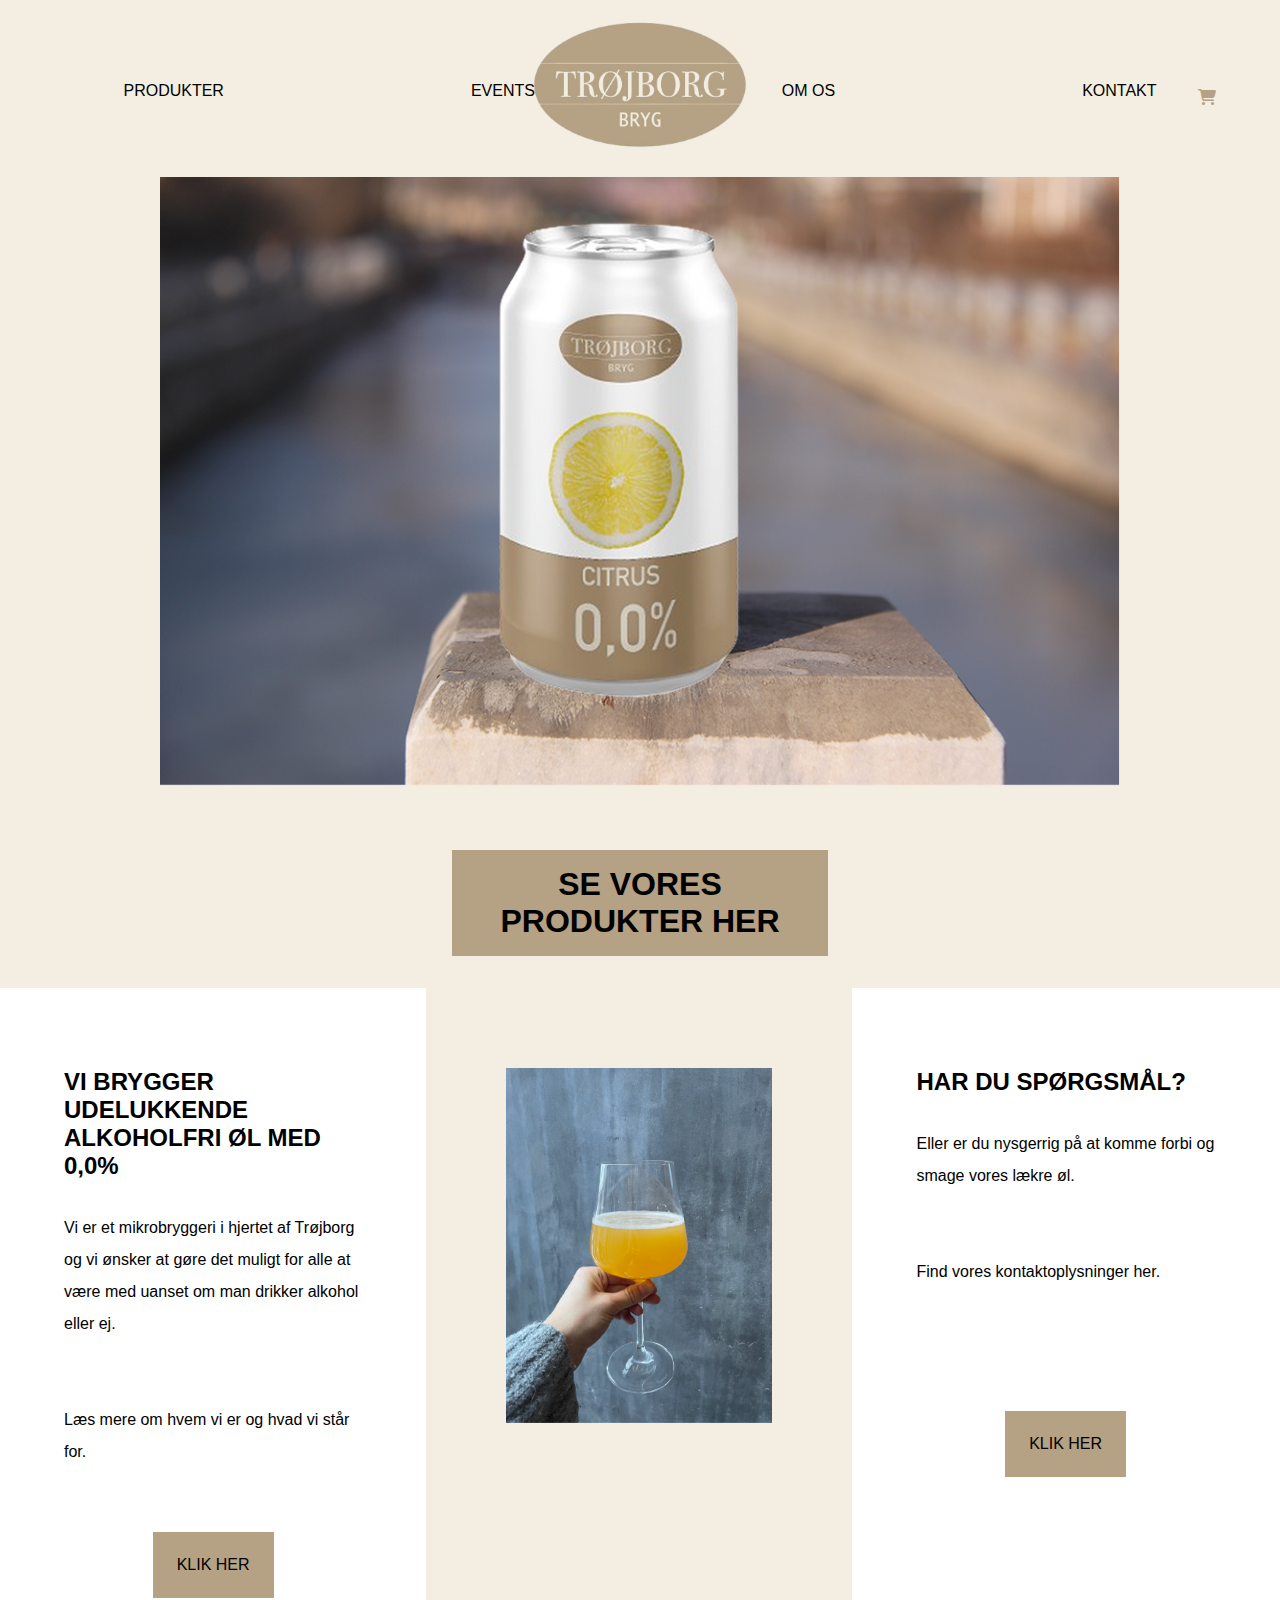
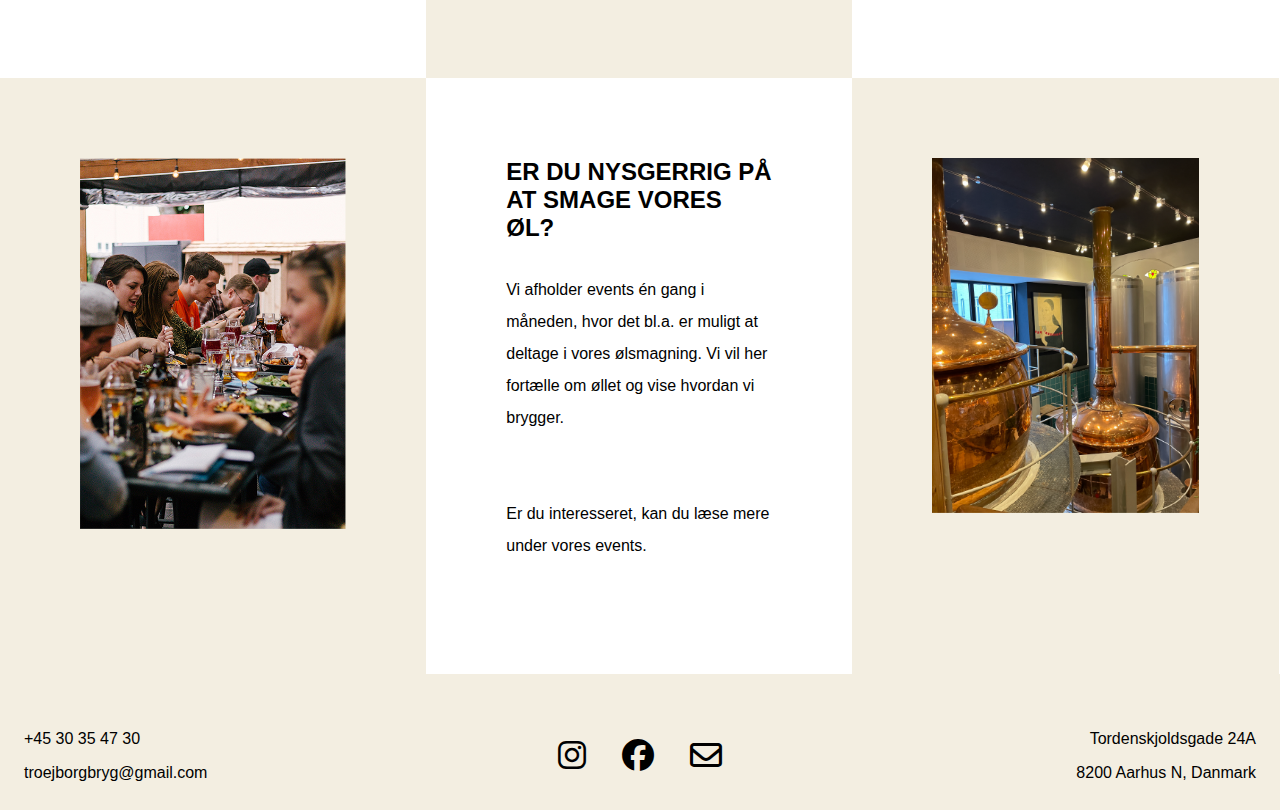
<file: index.html>
<!DOCTYPE html>
<html lang="da">
<head>
    <meta charset="UTF-8">
    <meta name="viewport" content="width=device-width, initial-scale=1.0">
    <title>Forside</title>
    <link rel="stylesheet" href="https://cdnjs.cloudflare.com/ajax/libs/font-awesome/6.4.2/css/all.min.css">
    <link rel="stylesheet" href="css/style.css">
    <link rel="icon" href="img/logo.webp"> 

    <!-- meta for lokation -->
    <meta name="geo.region" content="DK-82">
    <meta name="geo.placename" content="Midtjylland">
    <meta name="geo.position" content="56.1633;10.20361">
    <meta name="ICBM" content="56.1633, 10.20361">
    <!-- meta for forfatter -->
    <meta name="author" content="Mia Smaakjær Lauridsen">
    <!-- meta for beskrivelse af website -->
    <meta name="description" content="Trøjborg Bryg producerer friske alkoholfri øl med en alkoholprocent på 0,0">

</head>
<body>

    <header>
        <!-- her starter min navigationsbar -->
        <nav>
            <!-- logo computer -->
            <div class="logo-container-mobil">
              <a href="index.html"><img src="img/logo.webp" alt="Logo" class="logo-mobil"></a>
            </div>
            <!-- logo mobil -->
            <div class="logo-container">
                <a href="index.html"><img src="img/logo.webp" alt="Logo" class="logo"></a>
              </div>
              <!-- indkøbskurv -->
            <div class="shopping-container">
              <i class="fa-solid fa-shopping-cart"></i>
            </div>
            <!-- burgermenu -->
            <input type="checkbox" id="check">
            
            <label for="check" class="checkbtn">
              <i class="fa fa-bars"></i>
            </label>
           <!-- menupunkter -->
            <ul>
                <li id="menu-produkter"><a href="produkter.html">PRODUKTER</a></li>
                <li id="menu-events"><a href="error.html">EVENTS</a></li>
                <li id="menu-om"><a href="om.html">OM OS</a></li>
                <li id="menu-kontakt"><a href="kontakt.html">KONTAKT</a></li>
            </ul>
        </nav>
        <!-- her slutter min navigationsbar -->
    </header>

    
<main>
        <!-- big photo med knap under -->
        <section class="forside-storboks">
            <img src="img/baggrundlemon2.webp" alt="Alkoholfri Øl med Citrus">
        <div class="tekstbox">
            <a href="produkter.html"><h1>SE VORES <br> PRODUKTER HER</h1></a>
        </div>
        </section>

        <!-- seks bokse -->
        <section class="forside-bokse">
            <div class="forside-boks1">
                <h2>VI BRYGGER UDELUKKENDE ALKOHOLFRI ØL MED 0,0%</h2>
                <p>Vi er et mikrobryggeri i hjertet af Trøjborg og vi ønsker at gøre det muligt for alle at være med uanset om man drikker alkohol eller ej.</p> 
                <p>Læs mere om hvem vi er og hvad vi står for. </p>
                
                <div class="forside-boks1-knap">
                    <a class="forside-boks1-link" href="om.html">KLIK HER</a>
                </div>
            </div>

            <div class="forside-boks2">
                <img class="forside-boks2-billede" src="img/oel-i-glas.webp" alt="Alkoholfri øl i glas">
            </div>

            <div class="forside-boks3">
                <h2>HAR DU SPØRGSMÅL?</h2>
                <p>Eller er du nysgerrig på at komme forbi og smage vores lækre øl. </p>
                <p>Find vores kontaktoplysninger her.</p>
                <div class="forside-boks3-knap">
                    <a class="forside-boks3-link" href="kontakt.html">KLIK HER</a>
                </div>
            </div>

         
            <div class="forside-boks4">
                <img class="forside-boks4-billede" src="img/socialt.webp" alt="Socialt arrangement">
            </div>

            <div class="forside-boks5">
                <h2>ER DU NYSGERRIG PÅ AT SMAGE VORES ØL?</h2>
                    <P>Vi afholder events én gang i måneden, hvor det bl.a. er muligt at deltage i vores ølsmagning. Vi vil her fortælle om øllet og vise hvordan vi brygger.</P>
                    <P>Er du interesseret, kan du læse mere under vores events.  </P>
            </div>

            <div class="forside-boks6">
                <img class="forside-boks6-billede" src="img/stort-bryggeri.webp" alt="Bryggeri">
            </div>
        </section>
</main>

<!-- her starter min footer -->
<footer>
    <!-- kontaktoplysninger -->
    <div class="footer-kontakt">
        <ul>
            <li>+45 30 35 47 30</li>
            <li>troejborgbryg@gmail.com</li>
        </ul>
    </div>

    <!-- sociale medier -->
    <div class="social">
        <a href="https://www.instagram.com/" target="_blank"><i class="fab fa-instagram"></i></a>
        <a class="fb" href="https://www.facebook.com/?locale=da_DK" target="_blank"><i class="fab fa-facebook"></i></a>
        <a href="mailto:mia.s.lauridsen@gmail.com"><i class="fa-regular fa-envelope"></i></a>
    </div>

    <!-- adresse -->
    <div class="footer-adresse">
        <ul>
            <li>Tordenskjoldsgade 24A</li>
            <li>8200 Aarhus N, Danmark</li>
        </ul>
    </div>

</footer>
<!-- her slutter min footer -->

</body>
</html>
</file>
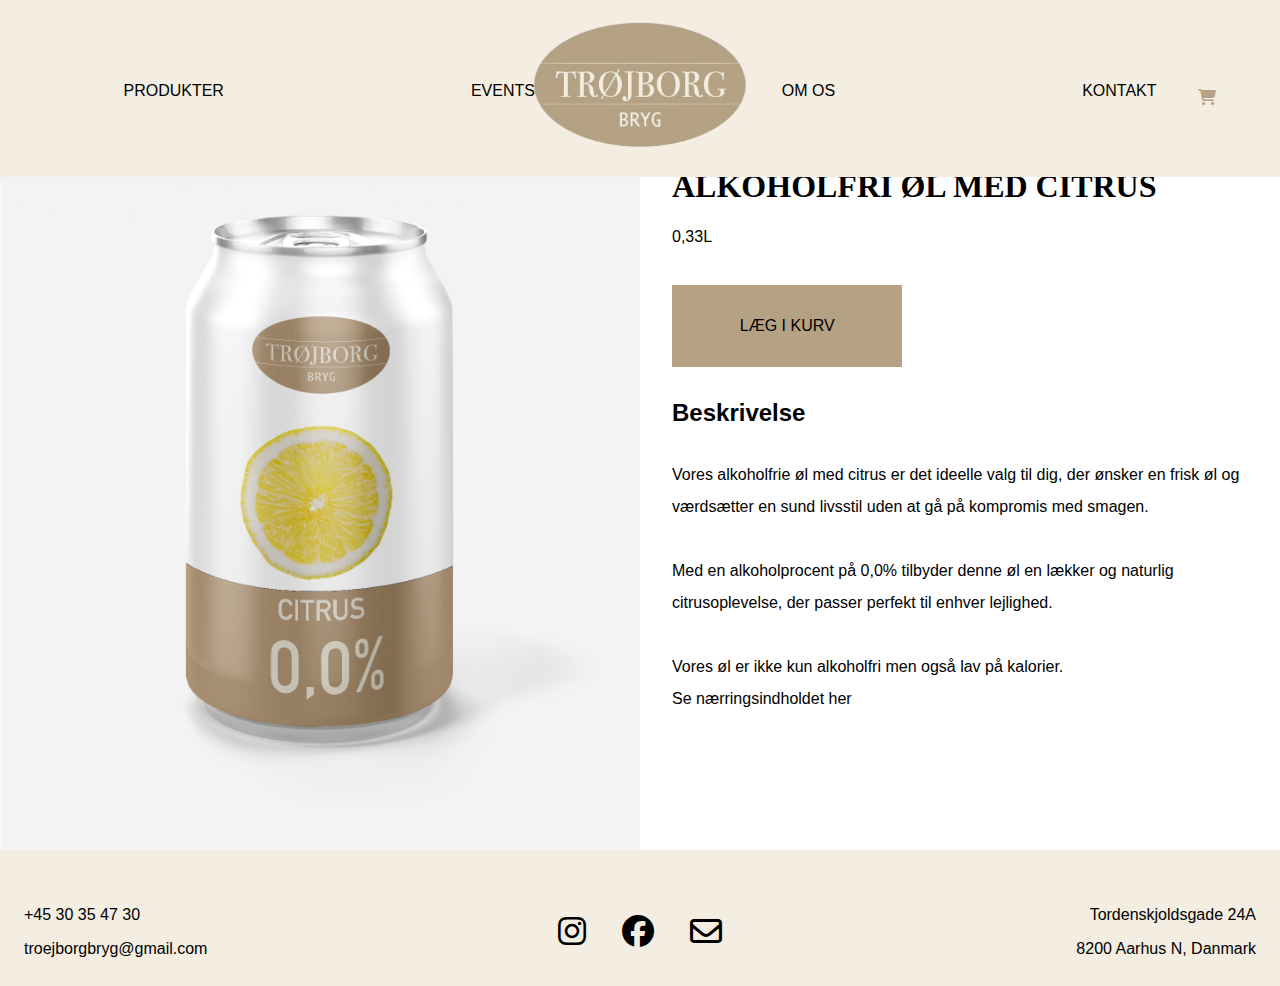
<file: citrus.html>
<!DOCTYPE html>
<html lang="da">
<head>
    <meta charset="UTF-8">
    <meta name="viewport" content="width=device-width, initial-scale=1.0">
    <title>Alkoholfri øl med citrus</title>
    <link rel="stylesheet" href="https://cdnjs.cloudflare.com/ajax/libs/font-awesome/6.4.2/css/all.min.css">
    <link rel="stylesheet" href="css/style.css">
    <link rel="icon" href="img/logo.webp"> 

    <!-- meta for lokation -->
    <meta name="geo.region" content="DK-82">
    <meta name="geo.placename" content="Midtjylland">
    <meta name="geo.position" content="56.1633;10.20361">
    <meta name="ICBM" content="56.1633, 10.20361">
    <!-- meta for forfatter -->
    <meta name="author" content="Mia Smaakjær Lauridsen">
    <!-- meta for beskrivelse af website -->
    <meta name="description" content="Trøjborg Bryg producerer friske alkoholfri øl med en alkoholprocent på 0,0">
</head>

<body>

            <header>
        <!-- her starter min navigationsbar -->
        <nav>
            <!-- logo computer -->
            <div class="logo-container-mobil">
              <a href="index.html"><img src="img/logo.webp" alt="Logo" class="logo-mobil"></a>
            </div>
            <!-- logo mobil -->
            <div class="logo-container">
                <a href="index.html"><img src="img/logo.webp" alt="Logo" class="logo"></a>
              </div>
              <!-- indkøbskurv -->
            <div class="shopping-container">
              <i class="fa-solid fa-shopping-cart"></i>
            </div>
            <!-- burgermenu -->
            <input type="checkbox" id="check">
            
            <label for="check" class="checkbtn">
              <i class="fa fa-bars"></i>
            </label>
           <!-- menupunkter -->
            <ul>
                <li id="menu-produkter"><a href="produkter.html">PRODUKTER</a></li>
                <li id="menu-events"><a href="error.html">EVENTS</a></li>
                <li id="menu-om"><a href="om.html">OM OS</a></li>
                <li id="menu-kontakt"><a href="kontakt.html">KONTAKT</a></li>
            </ul>
        </nav>
        <!-- her slutter min navigationsbar -->

    </header>

<main>
    <section class="alkoholfri-citrus">
        <img class="alkoholfri-citrus-billede" src="img/citrus.webp" alt="Alkoholfri øl med citrus">

        <div class="alkoholfri-citrus-boks1">
            <h1>ALKOHOLFRI ØL MED CITRUS</h1>
            <p>0,33L</p>
            <div class="alkoholfri-citrus-knap">LÆG I KURV</div>
            <h2>Beskrivelse</h2>
            <p>Vores alkoholfrie øl med citrus er det ideelle valg til dig, der ønsker en frisk øl og værdsætter en sund livsstil uden at gå på kompromis med smagen. <br><br>

                Med en alkoholprocent på 0,0% tilbyder denne øl en lækker og naturlig citrusoplevelse, der passer perfekt til enhver lejlighed. <br><br>
                
                Vores øl er ikke kun alkoholfri men også lav på kalorier.</p>
                
                <a class="alkoholfri-citrus-indhold" href="#"><p>Se nærringsindholdet her</p></a>
        </div>
    </section>
</main>

<!-- her starter min footer -->
<footer>
    <!-- kontaktoplysninger -->
    <div class="footer-kontakt">
        <ul>
            <li>+45 30 35 47 30</li>
            <li>troejborgbryg@gmail.com</li>
        </ul>
    </div>

    <!-- sociale medier -->
    <div class="social">
        <a href="https://www.instagram.com/" target="_blank"><i class="fab fa-instagram"></i></a>
        <a class="fb" href="https://www.facebook.com/?locale=da_DK" target="_blank"><i class="fab fa-facebook"></i></a>
        <a href="mailto:mia.s.lauridsen@gmail.com"><i class="fa-regular fa-envelope"></i></a>
    </div>

    <!-- adresse -->
    <div class="footer-adresse">
        <ul>
            <li>Tordenskjoldsgade 24A</li>
            <li>8200 Aarhus N, Danmark</li>
        </ul>
    </div>

</footer>
<!-- her slutter min footer -->

</body>
</html>
</file>
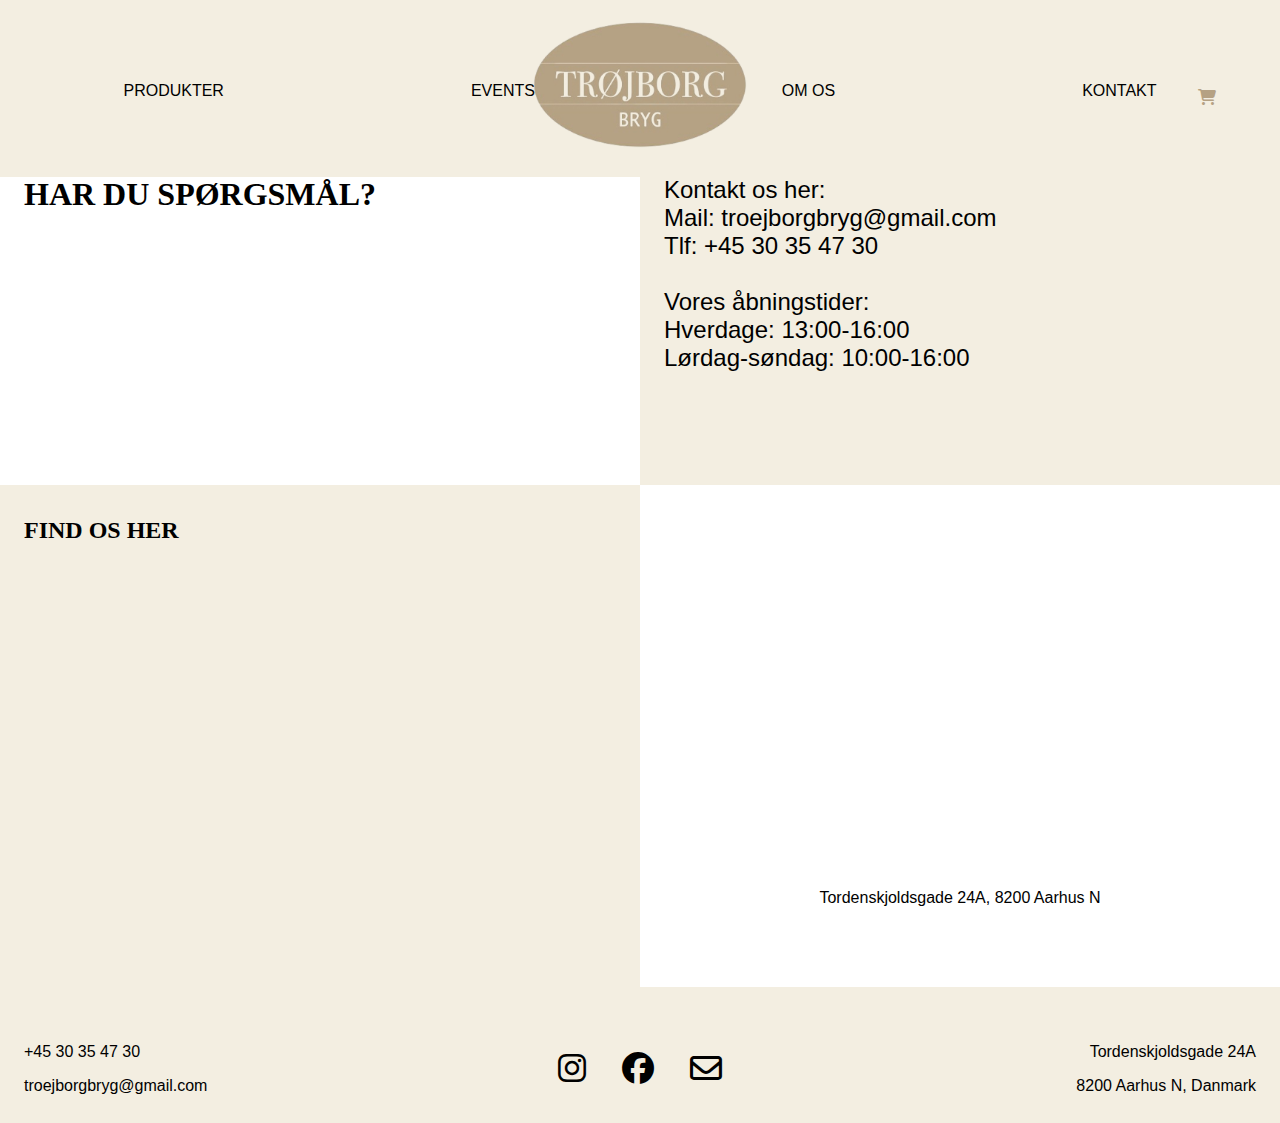
<file: kontakt.html>
<!DOCTYPE html>
<html lang="da">
<head>
    <meta charset="UTF-8">
    <meta name="viewport" content="width=device-width, initial-scale=1.0">
    <title>Kontakt</title>
    <link rel="stylesheet" href="https://cdnjs.cloudflare.com/ajax/libs/font-awesome/6.4.2/css/all.min.css">
    <link rel="stylesheet" href="css/style.css">
    <link rel="icon" href="img/logo.webp"> 

      <!-- meta for lokation -->
      <meta name="geo.region" content="DK-82">
      <meta name="geo.placename" content="Midtjylland">
      <meta name="geo.position" content="56.1633;10.20361">
      <meta name="ICBM" content="56.1633, 10.20361">
      <!-- meta for forfatter -->
      <meta name="author" content="Mia Smaakjær Lauridsen">
      <!-- meta for beskrivelse af website -->
      <meta name="description" content="Trøjborg Bryg producerer friske alkoholfri øl med en alkoholprocent på 0,0">
</head>

<body>

    <header>
        <!-- her starter min navigationsbar -->
        <nav>
            <!-- logo computer -->
            <div class="logo-container-mobil">
              <a href="index.html"><img src="img/logo.webp" alt="Logo" class="logo-mobil"></a>
            </div>
            <!-- logo mobil -->
            <div class="logo-container">
                <a href="index.html"><img src="img/logo.webp" alt="Logo" class="logo"></a>
              </div>
              <!-- indkøbskurv -->
            <div class="shopping-container">
              <i class="fa-solid fa-shopping-cart"></i>
            </div>
            <!-- burgermenu -->
            <input type="checkbox" id="check">
            
            <label for="check" class="checkbtn">
              <i class="fa fa-bars"></i>
            </label>
           <!-- menupunkter -->
            <ul>
                <li id="menu-produkter"><a href="produkter.html">PRODUKTER</a></li>
                <li id="menu-events"><a href="error.html">EVENTS</a></li>
                <li id="menu-om"><a href="om.html">OM OS</a></li>
                <li id="menu-kontakt"><a href="kontakt.html">KONTAKT</a></li>
            </ul>
        </nav>
        <!-- her slutter min navigationsbar -->
    </header>


<main>
    <section class="kontakt">
        <div class="kontakt-boks1">
          <h1>HAR DU SPØRGSMÅL?</h1>
        </div>

        <div class="kontakt-boks2">
            <p>	Kontakt os her: <br>
		        Mail: troejborgbryg@gmail.com <br>
		        Tlf: +45 30 35 47 30
                <br> <br>
		        Vores åbningstider:
                <br>
		        Hverdage: 13:00-16:00 <br>
		        Lørdag-søndag: 10:00-16:00</p>
        </div>

        <div class="kontakt-boks3">
            <h2>FIND OS HER</h2>
        </div>

        <div class="kontakt-boks4">
            <iframe src="https://www.google.com/maps/embed?pb=!1m18!1m12!1m3!1d2221.229994265142!2d10.21365707684969!3d56.17041695974806!2m3!1f0!2f0!3f0!3m2!1i1024!2i768!4f13.1!3m3!1m2!1s0x464c3fba556bdffd%3A0xa38cd010c37f3cbe!2sTordenskjoldsgade%2024%2C%208200%20Aarhus!5e0!3m2!1sda!2sdk!4v1702475088774!5m2!1sda!2sdk" width="600" height="450" style="border:0;" allowfullscreen="" loading="lazy" referrerpolicy="no-referrer-when-downgrade" title="Google Maps"></iframe>
            <p>Tordenskjoldsgade 24A, 8200 Aarhus N</p>
        </div>
    </section>
</main>

<!-- her starter min footer -->
<footer>
    <!-- kontaktoplysninger -->
    <div class="footer-kontakt">
        <ul>
            <li>+45 30 35 47 30</li>
            <li>troejborgbryg@gmail.com</li>
        </ul>
    </div>

    <!-- sociale medier -->
    <div class="social">
        <a href="https://www.instagram.com/" target="_blank"><i class="fab fa-instagram"></i></a>
        <a class="fb" href="https://www.facebook.com/?locale=da_DK" target="_blank"><i class="fab fa-facebook"></i></a>
        <a href="mailto:mia.s.lauridsen@gmail.com"><i class="fa-regular fa-envelope"></i></a>
    </div>

    <!-- adresse -->
    <div class="footer-adresse">
        <ul>
            <li>Tordenskjoldsgade 24A</li>
            <li>8200 Aarhus N, Danmark</li>
        </ul>
    </div>

</footer>
<!-- her slutter min footer -->

</body>
</html>
</file>
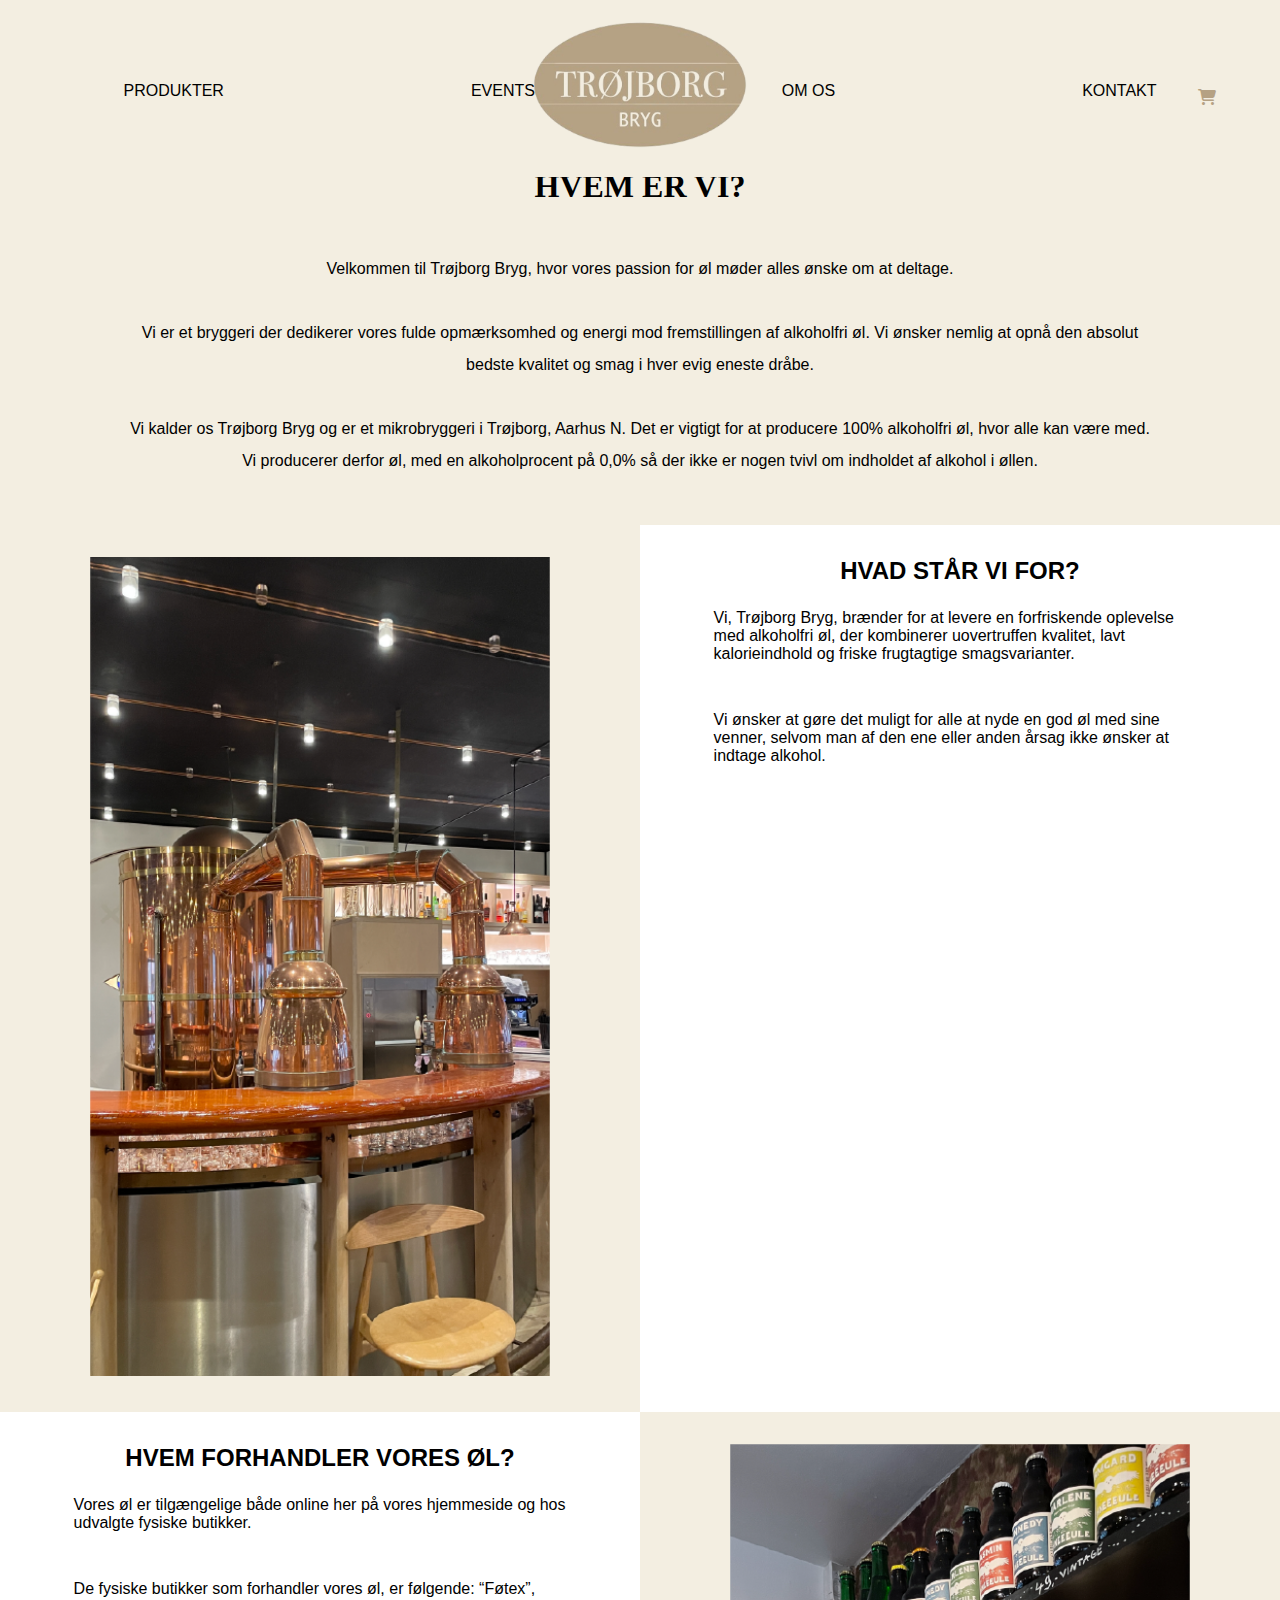
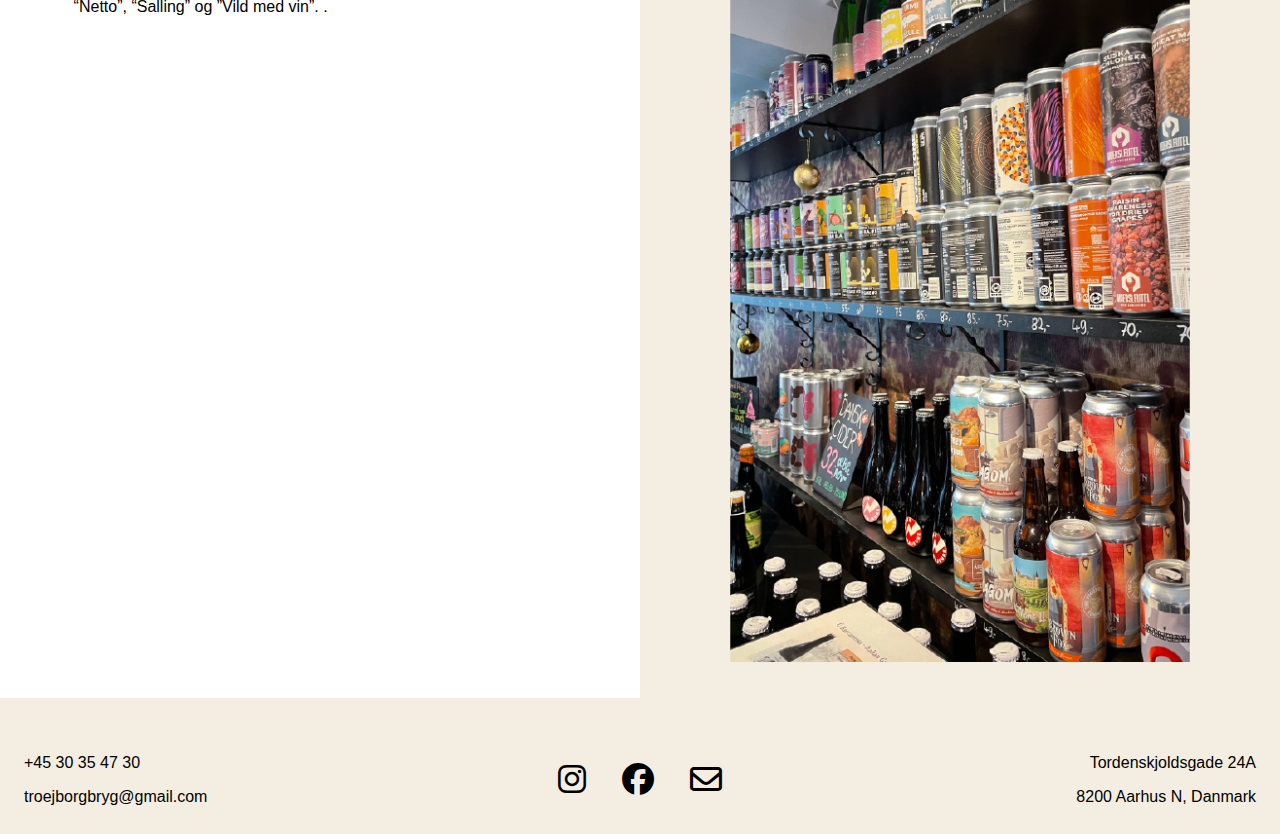
<file: om.html>
<!DOCTYPE html>
<html lang="da">
<head>
    <meta charset="UTF-8">
    <meta name="viewport" content="width=device-width, initial-scale=1.0">
    <title>Om os</title>
    <link rel="stylesheet" href="https://cdnjs.cloudflare.com/ajax/libs/font-awesome/6.4.2/css/all.min.css">
    <link rel="stylesheet" href="css/style.css">
    <link rel="icon" href="img/logo.webp"> 

    <!-- meta for lokation -->
    <meta name="geo.region" content="DK-82">
    <meta name="geo.placename" content="Midtjylland">
    <meta name="geo.position" content="56.1633;10.20361">
    <meta name="ICBM" content="56.1633, 10.20361">
    <!-- meta for forfatter -->
    <meta name="author" content="Mia Smaakjær Lauridsen">
    <!-- meta for beskrivelse af website -->
    <meta name="description" content="Trøjborg Bryg producerer friske alkoholfri øl med en alkoholprocent på 0,0">
</head>

<body>

    <header>
        <!-- her starter min navigationsbar -->
        <nav>
            <!-- logo computer -->
            <div class="logo-container-mobil">
              <a href="index.html"><img src="img/logo.webp" alt="Logo" class="logo-mobil"></a>
            </div>
            <!-- logo mobil -->
            <div class="logo-container">
                <a href="index.html"><img src="img/logo.webp" alt="Logo" class="logo"></a>
              </div>
              <!-- indkøbskurv -->
            <div class="shopping-container">
              <i class="fa-solid fa-shopping-cart"></i>
            </div>
            <!-- burgermenu -->
            <input type="checkbox" id="check">
            
            <label for="check" class="checkbtn">
              <i class="fa fa-bars"></i>
            </label>
           <!-- menupunkter -->
            <ul>
                <li id="menu-produkter"><a href="produkter.html">PRODUKTER</a></li>
                <li id="menu-events"><a href="error.html">EVENTS</a></li>
                <li id="menu-om"><a href="om.html">OM OS</a></li>
                <li id="menu-kontakt"><a href="kontakt.html">KONTAKT</a></li>
            </ul>
        </nav>
        <!-- her slutter min navigationsbar -->
    </header>

<main>
    <!-- boks med overskrift og tekst -->
    <section class="om-os-overskrift">
        <div>
            <h1>HVEM ER VI?</h1>
            <p>Velkommen til Trøjborg Bryg, hvor vores passion for øl møder alles ønske om at deltage.</p>
    
                <p>Vi er et bryggeri der dedikerer vores fulde opmærksomhed og energi mod fremstillingen af alkoholfri øl. Vi ønsker nemlig at opnå den absolut bedste kvalitet og smag i hver evig eneste dråbe. </p>
                
               <p> Vi kalder os Trøjborg Bryg og er et mikrobryggeri i Trøjborg, Aarhus N. Det er vigtigt for at producere 100% alkoholfri øl, hvor alle kan være med. Vi producerer derfor øl, med en alkoholprocent på 0,0% så der ikke er nogen tvivl om indholdet af alkohol i øllen. <br><br> </p>
        </div>
    </section>

    <!-- de fire bokse under -->
    <section class="om-os-bokse">

        <div class="om-boks1">
            <img src="img/bryggeri.webp" alt="Bryggeri">
        </div>

        <div class="om-boks2">
            <h2>HVAD STÅR VI FOR?</h2>
            <p>Vi, Trøjborg Bryg, brænder for at levere en forfriskende oplevelse med alkoholfri øl, der kombinerer uovertruffen kvalitet, lavt kalorieindhold og friske frugtagtige smagsvarianter. </p>

            <p>Vi ønsker at gøre det muligt for alle at nyde en god øl med sine venner, selvom man af den ene eller anden årsag ikke ønsker at indtage alkohol. </p>
        </div>

        <div class="om-boks3">
            <h2>HVEM FORHANDLER VORES ØL?</h2>
            <p>Vores øl er tilgængelige både online her på vores hjemmeside og hos udvalgte fysiske butikker.</p>

            <p>De fysiske butikker som forhandler vores øl, er følgende: “Føtex”, “Netto”, “Salling” og ”Vild med vin”.  .</p>

           </div>

        <div class="om-boks4">
            <img src="img/oel-daaser.webp" alt="Øldåser i butik">
        </div>
    </section>
</main>

<!-- her starter min footer -->
<footer>
    <!-- kontaktoplysninger -->
    <div class="footer-kontakt">
        <ul>
            <li>+45 30 35 47 30</li>
            <li>troejborgbryg@gmail.com</li>
        </ul>
    </div>

    <!-- sociale medier -->
    <div class="social">
        <a href="https://www.instagram.com/" target="_blank"><i class="fab fa-instagram"></i></a>
        <a class="fb" href="https://www.facebook.com/?locale=da_DK" target="_blank"><i class="fab fa-facebook"></i></a>
        <a href="mailto:mia.s.lauridsen@gmail.com"><i class="fa-regular fa-envelope"></i></a>
    </div>

    <!-- adresse -->
    <div class="footer-adresse">
        <ul>
            <li>Tordenskjoldsgade 24A</li>
            <li>8200 Aarhus N, Danmark</li>
        </ul>
    </div>

</footer>
<!-- her slutter min footer -->

</body>
</html>
</file>
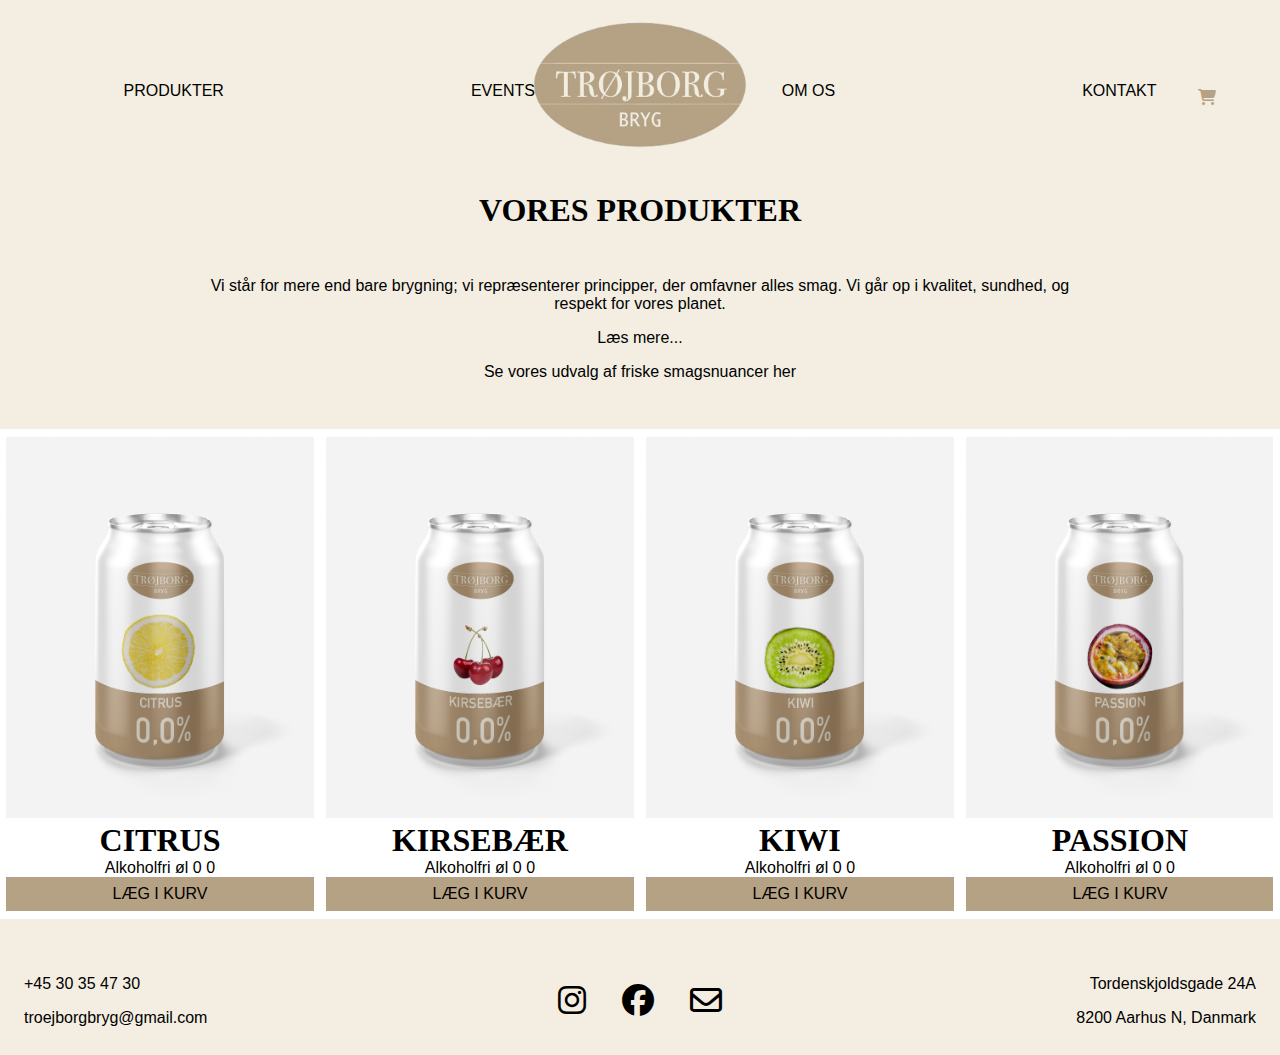
<file: produkter.html>
<!DOCTYPE html>
<html lang="da">
<head>
    <meta charset="UTF-8">
    <meta name="viewport" content="width=device-width, initial-scale=1.0">
    <title>Produkter</title>
      <link rel="stylesheet" href="https://cdnjs.cloudflare.com/ajax/libs/font-awesome/6.4.2/css/all.min.css">
    <link rel="stylesheet" href="css/style.css">
    <link rel="icon" href="img/logo.webp"> 

    <!-- meta for lokation -->
    <meta name="geo.region" content="DK-82">
    <meta name="geo.placename" content="Midtjylland">
    <meta name="geo.position" content="56.1633;10.20361">
    <meta name="ICBM" content="56.1633, 10.20361">
    <!-- meta for forfatter -->
    <meta name="author" content="Mia Smaakjær Lauridsen">
    <!-- meta for beskrivelse af website -->
    <meta name="description" content="Trøjborg Bryg producerer friske alkoholfri øl med en alkoholprocent på 0,0">
</head>

<body>

    <header>
        <!-- her starter min navigationsbar -->
        <nav>
            <!-- logo computer -->
            <div class="logo-container-mobil">
              <a href="index.html"><img src="img/logo.webp" alt="Logo" class="logo-mobil"></a>
            </div>
            <!-- logo mobil -->
            <div class="logo-container">
                <a href="index.html"><img src="img/logo.webp" alt="Logo" class="logo"></a>
              </div>
              <!-- indkøbskurv -->
            <div class="shopping-container">
              <i class="fa-solid fa-shopping-cart"></i>
            </div>
            <!-- burgermenu -->
            <input type="checkbox" id="check">
            
            <label for="check" class="checkbtn">
              <i class="fa fa-bars"></i>
            </label>
           <!-- menupunkter -->
            <ul>
                <li id="menu-produkter"><a href="produkter.html">PRODUKTER</a></li>
                <li id="menu-events"><a href="error.html">EVENTS</a></li>
                <li id="menu-om"><a href="om.html">OM OS</a></li>
                <li id="menu-kontakt"><a href="kontakt.html">KONTAKT</a></li>
            </ul>
        </nav>
        <!-- her slutter min navigationsbar -->
    </header>

<main>
    <!-- boks øverst med overskrift og tekst -->
    <section class="produkter-overskrift">
        <h1>VORES PRODUKTER</h1>

            <div class="produkter-laesmere">
                <input type="checkbox" id="laesmere">
                <p>Vi står for mere end bare brygning; vi repræsenterer principper, der omfavner alles smag. Vi går op i kvalitet, sundhed, og respekt for vores planet.</p>
                
                <!-- content der er skjult medmindre man klikker på læs mere -->
                <div class="content">
                <p>Vores alkoholfrie øl er til dig der stadig ønsker smagen af øl til festen eller andre sociale arrangementer, som du skal til i weekenden. Om det er for at bevare den sunde livsstil, du er gravid eller noget helt tredje, gør vi det altså muligt for dig stadig at være med, uden at gå på kompromis med smagen.  </p> 

                <p>Vi laver udelukkende øl der er 100% alkoholfrie, altså med en alkoholprocent på 0,0, så der ikke er noget at være i tvivl om. Derudover bestræber vi os også på at lave øl der er lav på kalorier. </p>
                <!-- læsmere/vis mindre foldud knap -->
                <label class="label-laes" for="laesmere">Vis mindre</label>
            </div>

            <label class="label-laes" for="laesmere">Læs mere...</label>
            </div>
            
            <p>Se vores udvalg af friske smagsnuancer her</p>
    </section>

    <!-- de fire forskellige produkter -->
    <section class="produkter-varianter">
        <div class="produkter-citrus">
            <a class="produkter-citrus-link" href="citrus.html"><img src="img/citrus.webp" alt="Alkoholfri med citrus"></a>
            <a class="produkter-citrus-link" href="citrus.html"><h2>CITRUS</h2></a>
            <p>Alkoholfri øl 0 0</p>
            <div class="produkter-knap">LÆG I KURV</div>
        </div>

        <div class="produkter-cherry">
            <img src="img/kirsebær.webp" alt="Alkoholfri øl med kirsebær">
            <h3>KIRSEBÆR</h3>
            <p>Alkoholfri øl 0 0</p>
            <div class="produkter-knap">LÆG I KURV</div>
        </div>

        <div class="produkter-kiwi">
            <img src="img/kiwi.webp" alt="Alkoholfri øl med kiwi">
            <h3>KIWI</h3>
            <p>Alkoholfri øl 0 0</p>
            <div class="produkter-knap">LÆG I KURV</div>
        </div>

        <div class="produkter-passion">
            <img src="img/passion.webp" alt="Alkoholfri øl med passion">
            <h3>PASSION</h3>
            <p>Alkoholfri øl 0 0</p>
            <div class="produkter-knap">LÆG I KURV</div>
        </div>
    </section>
</main>

<!-- her starter min footer -->
<footer>
    <!-- kontaktoplysninger -->
    <div class="footer-kontakt">
        <ul>
            <li>+45 30 35 47 30</li>
            <li>troejborgbryg@gmail.com</li>
        </ul>
    </div>

    <!-- sociale medier -->
    <div class="social">
        <a href="https://www.instagram.com/" target="_blank"><i class="fab fa-instagram"></i></a>
        <a class="fb" href="https://www.facebook.com/?locale=da_DK" target="_blank"><i class="fab fa-facebook"></i></a>
        <a href="mailto:mia.s.lauridsen@gmail.com"><i class="fa-regular fa-envelope"></i></a>
    </div>

    <!-- adresse -->
    <div class="footer-adresse">
        <ul>
            <li>Tordenskjoldsgade 24A</li>
            <li>8200 Aarhus N, Danmark</li>
        </ul>
    </div>

</footer>
<!-- her slutter min footer -->
</body>
</html>
</file>
<file: css/style.css>
* {
    padding: 0;
    margin: 0;
    text-decoration: none;
    list-style: none;
    box-sizing: border-box;
    font-family: Arial, Helvetica, sans-serif;
} 
body {
    width: 100%;
}

/*************************************************************************************************************************************/
/******************************************************* NAVIGATIONSBAR **************************************************************/
/*************************************************************************************************************************************/

nav {
    background-color: #f3eee1;
    position: fixed; /* fixed gør at navigationsbaren sidder fast, når man scroller på siden */
    z-index: 5;
    width: 100%;
}

nav ul li {
   margin: 0 2%;
}

nav ul li a {
    display: inline-block; 
    font-size: 1rem;
    color: black;
}

/* ændrer farvens gennemsigtighed på menupunkterne, når man holder musen over */
#menu-produkter :hover {
    opacity: 0.2;
  }

#menu-events :hover {
    opacity: 0.2;
}

#menu-om :hover{
    opacity: 0.2;
  }

#menu-kontakt :hover {
    opacity: 0.2;
}

#check {
    display: none; 
}

.logo {
    height: 12rem;
}
 
.shopping-container {
    position: absolute;
    right: 10%;
    top: 40%;
    color: #b5a183;
}

.shopping-container:hover {
    opacity: 0.5;
}

.fa-bars {
    position: absolute;
    right: 4%;
    top: 40%;
    color: #b5a183;
}

.fa-bars:hover {
    opacity: 0.5;
}

/*************************************************************************************************************************************/
/********************************************************** FORSIDE ******************************************************************/
/*************************************************************************************************************************************/

/* section med big photo */

.forside-storboks {
    position: relative;
    display: flex;
    flex-direction: column;
    justify-content: center;
    align-items: center;
    background-color: #f3eee1;
}

.forside-storboks img {
    width: 100%;
    padding:9rem 10rem 4rem 10rem;
}

.forside-storboks .tekstbox {
    background-color: #b5a183;
    padding: 1rem 3rem;
    margin-bottom: 2rem;
    text-align: center;
}

.forside-storboks .tekstbox a {
    color: black;
    padding: 1rem 0;
}

.forside-storboks .tekstbox a :hover {
    color: #f3eee1;
}

/* De seks bokse */

.forside-bokse {
    display: flex;
    flex-wrap: wrap; /* har brugt flex-wrap: wrap, så mine bokse automatisk flyttes ned på næste linje, når bredden er 100% */
    background-color: white;
    width: 100%;
  }
  
  .forside-bokse .forside-boks1 {
    background-color: white;
    width: 33.3%; /* har sat bredden til 33%, så der ligger tre bokse ved siden af hinanden */
    font-size: 1rem;
    padding: 5rem 4rem;
  }

  .forside-bokse .forside-boks1 p {
    text-align: left;
    font-size: 1rem;
    padding: 2rem 0;
    line-height: 2rem;
  }

  .forside-boks1-knap {
    text-align: center;
  }

  .forside-boks1-link {
    background-color: #b5a183;
    color: black;
    display: inline-block;
    padding: 1.5rem;
    margin-top: 2rem;
  }

  .forside-boks1-knap :hover {
    color: #f3eee1;
  }

  .forside-bokse .forside-boks2 {
    background-color: #f3eee1;
    width: 33.3%;
    font-size: 1rem;
  }

  .forside-bokse img {
    width: 100%;
    padding: 5rem;
  }

  .forside-bokse .forside-boks3 {
    background-color: white;
    width: 33.3%;
    font-size: 1rem;
    padding: 5rem 4rem;
  }

  .forside-bokse .forside-boks3 p {
    text-align: left;
    font-size: 1rem;
    padding: 2rem 0;
    line-height: 2rem;
  }

  .forside-boks3-knap {
    text-align: center;
  }

  .forside-boks3-link {
    background-color: #b5a183;
    color: black;
    display: inline-block;
    padding: 1.5rem;
    margin-top: 5.7rem;
  }

  .forside-boks3-knap :hover {
    color: #f3eee1;
  }


  .forside-bokse .forside-boks4 {
    background-color: #f3eee1;
    width: 33.3%;
    text-align: center;
    font-size: 1rem;
  }

  .forside-bokse .forside-boks4 img {
    width: 100%;
    padding: 5rem;
  }

  .forside-bokse .forside-boks5 {
    background-color: white;
    width: 33.3%;
    text-align: left;
    font-size: 1rem;
    padding: 5rem;
  }

  .forside-bokse .forside-boks5 p {
    text-align: left;
    font-size: 1rem;
    padding: 2rem 0;
    line-height: 2rem;
  }

  .forside-bokse .forside-boks6 {
    background-color: #f3eee1;
    width: 33.3%;
    text-align: center;
    font-size: 1rem;
  }

  .forside-bokse img {
    width: 100%;
    padding: 5rem;
  }


/*************************************************************************************************************************************/
/********************************************************** PRODUKTER ****************************************************************/
/*************************************************************************************************************************************/

.produkter-overskrift {
    background-color: #f3eee1;
    padding: 12rem 0 2rem 0;
    text-align: center;
}

.produkter-overskrift h1 {
    font-size: 2rem;   
    padding-bottom: 2rem;
    font-family: 'Times New Roman', Times, serif;
}

.produkter-overskrift p {
    padding: 1rem 15%;
}

/* læs mere knap + vis mindre knap i overskriften */
#laesmere {
    display: none; /* gør at det lille afkrydsningsikon forsvinder */
}

#laesmere:checked ~ .content {
    display: block; /* gør at teksten kommer frem, når man trykker læs mere*/
}

#laesmere:checked ~ .label-laes {
    display: none; /* gør at teksten forsvinder, når man trykker vis mindre*/
}

.content {
display: none; /* gør at teksten er skjult, når man ikke aktivt har trykket på læs mere*/
}

.label-laes:hover {
    opacity: 0.5;
}

/* Produkt varianter */

.produkter-varianter {
    display: flex;
    flex-wrap: wrap; /* har brugt flex-wrap: wrap, så mine bokse automatisk flyttes ned på næste linje, når bredden er 100% */
}

.produkter-citrus {
    background-color: white;
    width: 24%; /* har sat bredden til 24%, så der ligger fire bokse ved siden af hinanden, med lidt mellemrum mellem hver */
    text-align: center;
    font-size: 1rem;
    margin: 0.5rem 0.5%;
}

.produkter-citrus img {
    width: 100%;
 }

 .produkter-citrus-link {
    color: black;
 } 

 .produkter-citrus-link :hover {
    opacity: 0.5;
 }

.produkter-cherry {
    background-color: white;
    width: 24%;
    text-align: center;
    font-size: 1rem;
    margin: 0.5rem 0.5%;
}

.produkter-cherry img {
    width: 100%;
 }

.produkter-kiwi {
    background-color: white;
    width: 24%;
    text-align: center;
    font-size: 1rem; 
    margin: 0.5rem 0.5%;
}

.produkter-kiwi img {
    width: 100%;
 }

.produkter-passion {
    background-color: white;
    width: 24%;
    text-align: center;
    font-size: 1rem;
    margin: 0.5rem 0.5%;
}

.produkter-passion img {
    width: 100%;
 }

 .produkter-varianter h2 {
    font-size: 2rem;
    font-family: 'Times New Roman', Times, serif;
 }

 .produkter-varianter h3 {
    font-size: 2rem;
    font-family: 'Times New Roman', Times, serif;
 }

.produkter-knap {
    background-color: #b5a183;
    padding: 0.5rem;
} 

.produkter-knap:hover {
    background-color: #f3eee1;
} 

/*************************************************************************************************************************************/
/********************************************* CITRUS - ALKOHOL FRI ØL MED CITRUS ****************************************************/
/*************************************************************************************************************************************/

.alkoholfri-citrus {
    display: flex;
    flex-wrap: wrap; /* har brugt flex-wrap: wrap, så mine bokse automatisk flyttes ned på næste linje, når bredden er 100% */
    padding-top: 3.5rem;
    width: 100%;
    margin-top: 0;
    background-color: white;
}

.alkoholfri-citrus-billede {
    background-color: white;
    width: 50%; /* har sat bredden til 50%, så der ligger to bokse ved siden af hinanden */
    
}

.alkoholfri-citrus-boks1 {
    background-color: white;
    width: 50%;
    text-align: left;
    margin: 7rem 0;
    padding: 0 2rem;
}

.alkoholfri-citrus-boks1 h1 {
    font-size: 2rem;
    padding-bottom: 1rem;
    font-family: 'Times New Roman', Times, serif;
}

.alkoholfri-citrus-knap {
    background-color: #b5a183;
    padding: 2rem 3rem;
    margin: 2rem 60% 2rem 0;
    text-align: center;
}

.alkoholfri-citrus-knap:hover {
    background-color: #f3eee1;
}

.alkoholfri-citrus-boks1 h2 {
    font-size: 1.5rem;
    padding-bottom: 2rem;
}

.alkoholfri-citrus-boks1 p {
    font-size: 1rem;
    line-height: 2rem;
}

.alkoholfri-citrus-indhold {
    color: black;
}

.alkoholfri-citrus-indhold :hover {
    opacity: 0.5;
}
/*************************************************************************************************************************************/
/*********************************************************** OM OS *******************************************************************/
/*************************************************************************************************************************************/

.om-os-overskrift {
    padding-top: 8.5rem;
    background-color: #f3eee1;
    text-align: center;
}

.om-os-overskrift h1 {
    font-size: 2rem;
    padding: 2rem;
    font-family: 'Times New Roman', Times, serif;
}

.om-os-overskrift p {
    font-size: 1rem;
    padding: 1rem 10%;
    line-height: 2rem;
}

.om-os-bokse {
    display: flex;
    flex-wrap: wrap; /* har brugt flex-wrap: wrap, så mine bokse automatisk flyttes ned på næste linje, når bredden er 100% */
}

.om-boks1 {
    background-color: #f3eee1;
    width: 50%; /* har sat bredden til 50%, så der ligger to bokse ved siden af hinanden */
    text-align: left;
    font-size: 1rem;
    padding: 2rem; 
}

.om-boks1 img {
   width: 100%;
   padding: 0 10%;
}

.om-boks2 {
    background-color: white;
    width: 50%;
    text-align: center;
    font-size: 1rem;
    padding: 2rem 2%;
}

.om-boks2 p {
    background-color: white;
    text-align: left;
    font-size: 1rem;
    padding: 1.5rem 3rem;
}

.om-boks3 {
    background-color: white;
    width: 50%;
    text-align: center;
    font-size: 1rem;
    padding: 2rem 2%; 
}

.om-boks3 p {
    background-color: white;
    text-align: left;
    font-size: 1rem;
    padding: 1.5rem 3rem;
}

.om-boks4 {
    background-color: #f3eee1;
    width: 50%;
    text-align: left;
    font-size: 1rem;
    padding: 2rem; 
}

.om-boks4 img {
    width: 100%;
    padding: 0 10%;
 }

/*************************************************************************************************************************************/
/********************************************************** KONTAKT ******************************************************************/
/*************************************************************************************************************************************/

.kontakt {
    display: flex; 
    flex-wrap: wrap; /* har brugt flex-wrap: wrap, så mine bokse automatisk flyttes ned på næste linje, når bredden er 100% */
    padding-top: 9rem;
}

.kontakt-boks1 {
    background-color: white;
    width: 50%; /* har sat bredden til 50%, så der ligger to bokse ved siden af hinanden */
    text-align: left;
    font-size: 1rem;
    padding: 2rem 0 17rem 1.5rem; 
}

.kontakt-boks1 h1 {
    font-family: 'Times New Roman', Times, serif;
}

.kontakt-boks2 {
    background-color: #f3eee1;;
    width: 50%; 
    text-align: center;
    font-size: 1.5rem;
    padding: 2rem 0 0 1.5rem;
}

.kontakt-boks2 p {
    text-align: left;
}

.kontakt-boks3 {
    background-color: #f3eee1;;
    width: 50%;
    text-align: left;
    font-size: 1rem;
    padding: 2rem 0 12rem 1.5rem; 
}

.kontakt-boks3 h2 {
    font-family: 'Times New Roman', Times, serif;
}

.kontakt-boks4 {
    background-color: white;
    width: 50%;
    text-align: center;
    font-size: 1rem;
    padding: 5rem 4rem;
}

.kontakt-boks4 iframe{
    width: 100%;
    height: 20rem;
}

/*************************************************************************************************************************************/
/********************************************************** ERROR ******************************************************************/
/*************************************************************************************************************************************/

.error {
    padding: 13rem 5rem 4rem 5rem;
}

.error-firkant {
    background-color: #f3eee1;
    padding: 10%;
    text-align: center;
}

.error h1 {
    font-size: 3rem;
} 

.error-tekst {
    font-size: 1.5rem;
    padding: 1rem;
}

.error a {
    color: black;
}

/*************************************************************************************************************************************/
/************************************************************* FOOTER ****************************************************************/
/*************************************************************************************************************************************/

footer {
    background-color: #f3eee1;
    display: flex;
    width: 100%;
    height: 8.5rem;
}

footer li {
    padding: 0.5rem;
} 

.footer-kontakt {
    flex-direction: column;
    width: 28.5%;
    text-align: left;
    padding: 3rem 0 1rem 1rem;
} 

.social {
    width: 43%;
    text-align: center;
    padding: 4rem;
}

.social a {
    color: black;
    padding: 1rem;
    font-size: 2rem;
}
 

.footer-adresse {
    flex-direction: column;
    width: 28.5%;
    text-align: right;
    padding: 3rem 1rem 1rem 0;
}


/*************************************************************************************************************************************/
/********************************************************* MEDIA QUERIES *************************************************************/
/*************************************************************************************************************************************/


/***************************************************** MEDIA TIL NAVBAR *************************************************************/

/* computer */
@media only screen and (min-width: 1024px) {
    nav ul {
        display: flex;
        justify-content: space-around;
        margin-top: -7%;
        margin-bottom: 6%;
    } 

    .logo-container {
        float: inline-start;
    }

    .fa-bars {
        display: none;
    }

    .shopping-container {
        position: absolute;
        right: 5%;
        top: 50%;
        color: #b5a183;
    }

    .logo-container {
        display: none;
    }

    .logo-container-mobil {
        display: flex;
        justify-content: center;
        width: 100%;
        padding-bottom: 0.5rem;
    }

    .logo-mobil {
        height: 10rem;
    }

}

/* tablet */
    @media only screen and (min-width: 768px) and (max-width:1023px) {
        .checkbtn {
            display: block;
          }

          ul {
            position: fixed;
            width: 100%; 
            height: 100vh;
            background: #b5a183;
            text-align: center;
            left: 100%;
            transition: all 0.5s;
          }
      
          nav ul li {
            display: block;
            margin: 50px 0;
            line-height: 30px;
          }
            
          #check:checked ~ ul {
            left: 0; /* gør at burgermenuen folder helt ud på siden*/
          }
    
        #check {
            display: none;
        }

        .logo {
            height: 10rem;   
        }

        .fa-bars {
            width: 2rem;
        }

        .logo-container-mobil {
            display: none;
        }
    }

/* mobil */
@media only screen and (min-width: 320px) and (max-width:767px) {
    .checkbtn {
        display: block;
      }
  
      ul {
        position: fixed;
            width: 100%;
            height: 100vh;
            background: #b5a183;
            text-align: center;
            left: 100%;
            transition: all 0.5s;
      }
  
      nav ul li {
        display: block;
      }

        
      #check:checked ~ ul {
        left: 0; /* gør at burgermenuen folder helt ud på siden*/
      }
  
    nav ul li {
      margin: 50px 0; 
      line-height: 30px;
      }

    #check {
        display: none;
    }

    .logo {
        height: 8rem;
    }

    .logo-container-mobil {
        display: none;
    }
}
 

/**************************************************** MEDIA TIL FORSIDE *********************************************************/

/* tablet */
@media only screen and (min-width: 768px) and (max-width:1023px) {
    .forside-storboks img {
        padding:10rem 4rem 3rem 4rem;
    }

    .forside-storboks .tekstbox  {
        padding: 1rem 5rem;
    }

    /* her ændres alle de små bokse, så de kommer til at fylde 50% i bredden, så der er to boks ved siden af hinanden*/
    .forside-bokse .forside-boks1 {
        width: 50%;
    }

    .forside-bokse .forside-boks2 {
        width: 50%;
    }

    .forside-bokse .forside-boks3 {
        width: 50%;
    }

    .forside-bokse .forside-boks4 {
        width: 50%;
    }

    .forside-bokse .forside-boks5 {
        width: 50%;
    }

    .forside-bokse .forside-boks6 {
        width: 50%;
    }

}

/* mobil */
@media only screen and (min-width: 320px) and (max-width:767px) {
    .forside-storboks img {
        padding:10rem 2rem 3rem 2rem;
    }

    .forside-storboks .tekstbox  {
        padding: 1rem 3rem;
    }

/* her ændres alle de små bokse til at fylde 100% i bredden, så alle bokse kommer til at ligge under hinanden*/
    .forside-bokse .forside-boks1 {
        width: 100%;
    }

    .forside-bokse .forside-boks2 {
        width: 100%;
    }

    .forside-bokse .forside-boks3 {
        width: 100%;
    }

    .forside-bokse .forside-boks4 {
        width: 100%;
    }

    .forside-bokse .forside-boks5 {
        width: 100%;
    }

    .forside-bokse .forside-boks6 {
        width: 100%;
    }
}


/**************************************************** MEDIA TIL PRODUKTER ********************************************************/

/* tablet */
@media only screen and (min-width: 768px) and (max-width:1023px) {
    
    /* her ændres hvert produkt til at fylde 49% i bredden, så der er to produkter ved siden af hinanden med lidt luft mellem dem */
    .produkter-citrus {
        width: 49%;
    }

    .produkter-cherry {
        width: 49%; 
    }
    
    .produkter-kiwi{
        width: 49%; 
    }

    .produkter-passion{
        width: 49%; 
    }
}

/* mobil */
@media only screen and (min-width: 320px) and (max-width:767px) {
    
    /* her ændres hvert produkt til at fylde 100% i bredden, så alle produkter ligger under hinanden */
    .produkter-citrus {
        width: 100%;
    }

    .produkter-cherry {
        width: 100%; 
    }
    
    .produkter-kiwi{
        width: 100%; 
    }

    .produkter-passion{
        width: 100%; 
    }
      
}


/***************************************************** MEDIA TIL CITRUS **********************************************************/



/* tablet */
@media only screen and (min-width: 768px) and (max-width:1023px) {
    /* her sættes bredden af hhv. billede og tekst til 100%, så de kommer under hinanden */
    .alkoholfri-citrus-billede {
        width: 100%;
    }
    
    .alkoholfri-citrus-boks1 {
        width: 100%;
    }
}

/* mobil */
@media only screen and (min-width: 320px) and (max-width:767px) {
    /* her sættes bredden af hhv. billede og tekst til 100%, så de kommer under hinanden */
    .alkoholfri-citrus-billede {
        width: 100%;
        padding-top: 3.5rem;
    }
    
    .alkoholfri-citrus-boks1 {
        width: 100%;   
    }

    .alkoholfri-citrus-knap {
        padding: 1rem;
        margin: 1rem 2rem 2rem 0;
    }  
}


/***************************************************** MEDIA TIL OM OS **********************************************************/


/* mobil */
@media only screen and (min-width: 320px) and (max-width:767px) {
    /* alle bokse bliver sat til 100%, så de kommer under hinanden */
    .om-boks1 {
        width: 100%;
    }
     
    .om-boks2 {
        width: 100%;
    }

    .om-boks3 {
        width: 100%;
    }

    .om-boks4 {
        width: 100%;
    }
}

/***************************************************** MEDIA TIL KONTAKT **********************************************************/

/* mobil */
@media only screen and (min-width: 320px) and (max-width:767px) {
    /* alle bokse bliver sat til 100%, så de kommer under hinanden */
    .kontakt-boks1 {
        width: 100%;
        text-align: center;
        background-color: #f3eee1;
        padding: 2rem 2rem 0 2rem;
        margin-top: -2%;
    }

    .kontakt-boks2 {
        width: 100%;
        padding: 4rem;
        background-color: #f3eee1;
    }

    .kontakt-boks2 {
        width: 100%;
        padding: 4rem;
    }

    .kontakt-boks3 {
        width: 100%;
        text-align: center;
        background-color: white;
        padding: 2rem 2rem 0 2rem;
    }

    .kontakt-boks2 p {
        text-align: center;
        font-size: 1.3rem;
    }

    .kontakt-boks4 {
        width: 100%;
        padding: 2rem;
    }
}

/***************************************************** MEDIA TIL FOOTER **********************************************************/



/* mobil */
@media only screen and (min-width: 320px) and (max-width:767px) {
   .footer-kontakt {
    font-size: 0.7rem;
   }

   .social {
    padding: 4rem 0;
   }

    .social a {
    font-size: 1rem;
   }

   .footer-adresse {
    font-size: 0.7rem;
    padding: 3rem 0 2rem 0;
   }
}
</file>
